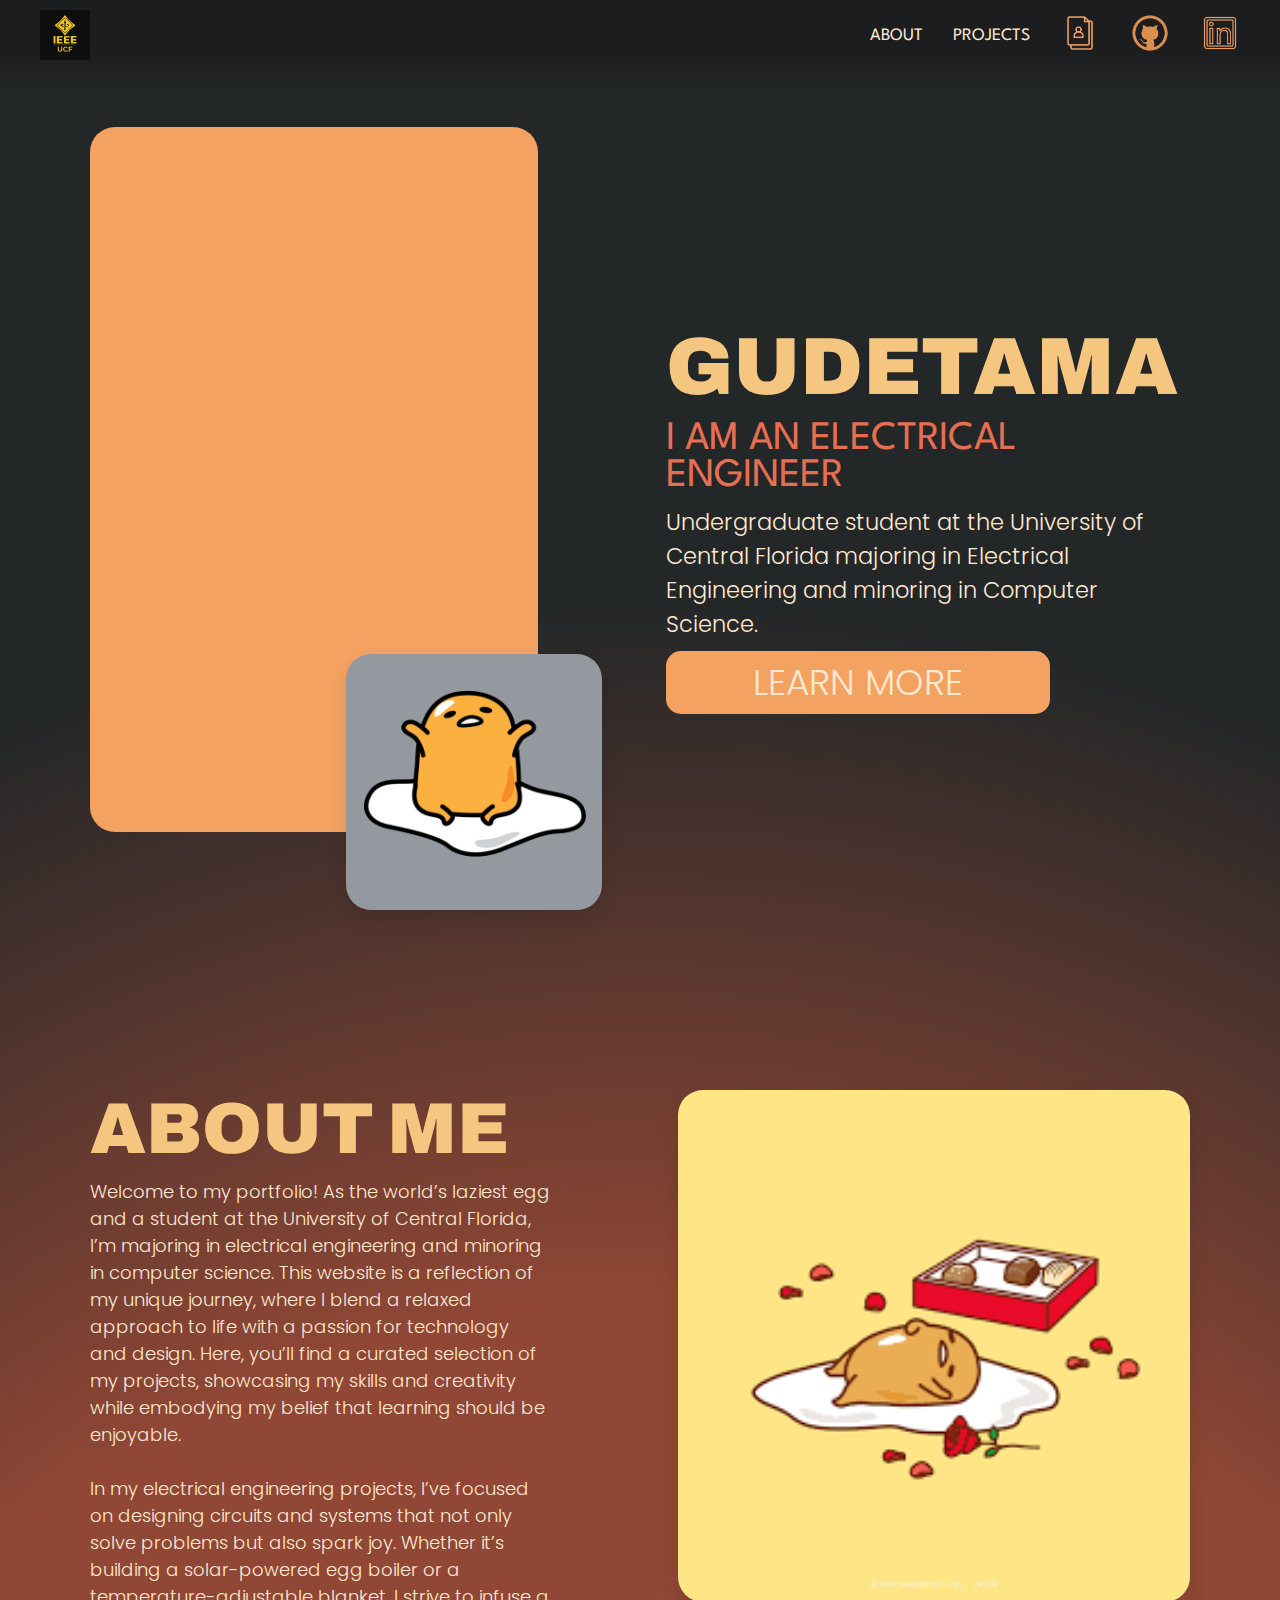
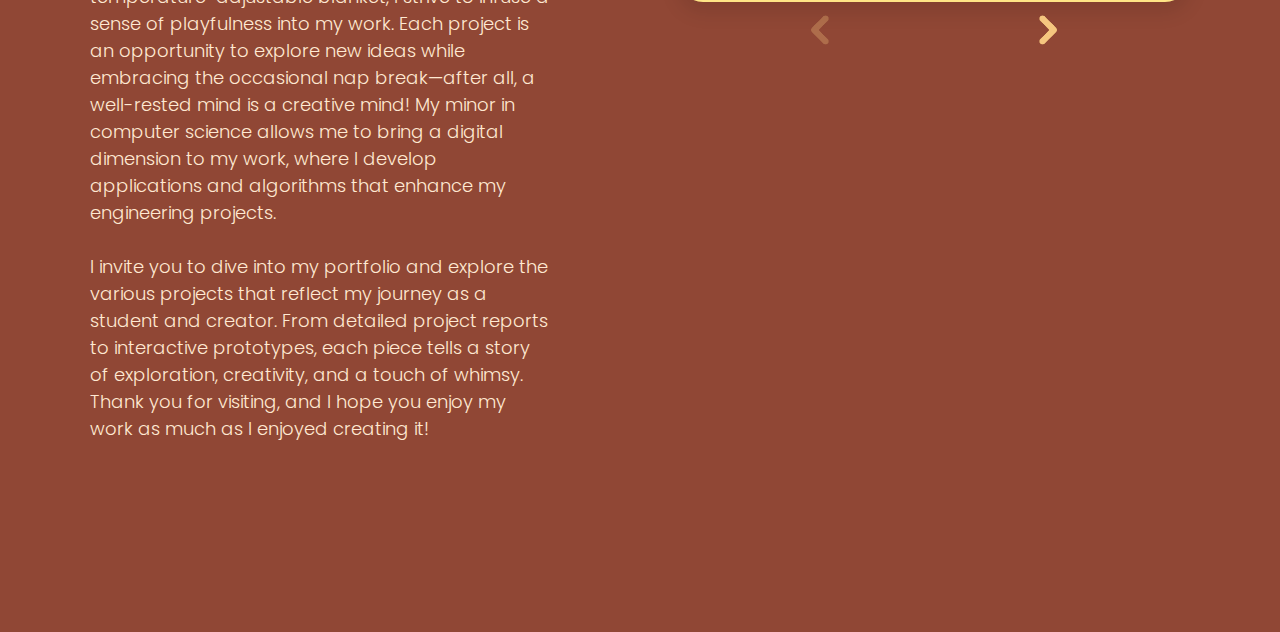
<file: pages/index.html>
<!-- LANDING PAGE/ABOUT ME PAGE -->
<!-- 
This is where the users land whenever they launch your portfolio website! Here, you'll be able to have an in-depth and summary section describing who you are!

Quick Modifications Key:
Here is a list of sections you can modify/customize! Use CTRL+F or CMD+F to find these sections to modify them!

MODIFICATION SECTION: YOUR NAME
MODIFICATION SECTION: QUICK 1-3 SENTENCE SUMMARY ABOUT YOU
MODIFICATION SECTION: ABOUT ME SECTION

-->

<!DOCTYPE html>
<html lang="en">
<head>
    <meta charset="UTF-8">
    <meta name="viewport" content="width=device-width, initial-scale=1.0">
    <title>IEEE E-Portfolio</title>
    <script src="../main.js" defer></script>
    <link rel="stylesheet" href="../styles.css">
</head>
<body>
    <div id="navbar"></div> 
    <script>
        fetch("navbar.html")
            .then(response => response.text())
            .then(data => {
                document.querySelector("#navbar").innerHTML = data;
                
                const menuBtn = document.querySelector("#navbar_mobile_button");
                const mobileMenu = document.querySelector("#navbar_mobile_container");
                const heroImages = document.querySelector("#hero_images_container");

                menuBtn.addEventListener("click", function() {
                    mobileMenu.classList.toggle("active");
                    heroImages.classList.toggle("active");
                    document.body.classList.toggle("no-scroll");

                });

                const mobileMenuLinks = menu.querySelectorAll("#navbar_mobile_link");

                mobileMenuLinks.forEach(link => {
                    link.addEventListener("click", () => {
                        menu.classList.remove("active");
                        heroImages.classList.remove("active");
                        document.body.classList.remove("no-scroll");

                    });
                });
            
            
            })
            .catch(error => console.error("Error loading navbar:", error));
    </script>

    <div class="hero">
        
        <div class="hero_container">
            <div id="hero_images_container">
                <div class="hero_box"></div>
                <div class="hero_profile_picture"></div>
            </div>
            <div class="hero_summary_container">

                <!-- MODIFICATION SECTION: YOUR NAME -->
                <!-- 
                This is where your name will go!

                To replace Gudetama with your own name, just delete Gudetama and write/paste in your own name!
                -->
                <div class="hero_name">GUDETAMA</div>

                <div id="hero_skills"></div>

                <!-- MODIFICATION SECTION: QUICK 1-3 SENTENCE SUMMARY ABOUT YOU -->
                <!-- 
                This is where a quick summary about you will go!

                To replace it, just cut the current paragraph and write/paste in your own!
                -->
                <div class="hero_summary">Undergraduate student at the University of Central Florida majoring in Electrical Engineering and minoring in Computer Science.</div>

                <button id="hero_learn_more_button" type="button">LEARN MORE</button>
            </div>
        </div>
    </div>

    <div id="about">
        <div class="about_container">
            <div class="about_text_container">
                <div class="about_heading">ABOUT ME</div>

                <!-- MODIFICATION SECTION: ABOUT ME SECTION -->
                <!-- 
                This is where a long summary about you will go!

                To replace it, just cut the current paragraph and write/paste in your own! The <br><br/> is where there are breaks in the paragraph
                -->
                <div class="about_body">
                    Welcome to my portfolio! As the world’s laziest egg and a student at the University of Central Florida, I’m majoring in electrical engineering and minoring in computer science. This website is a reflection of my unique journey, where I blend a relaxed approach to life with a passion for technology and design. Here, you’ll find a curated selection of my projects, showcasing my skills and creativity while embodying my belief that learning should be enjoyable.<br><br/>In my electrical engineering projects, I’ve focused on designing circuits and systems that not only solve problems but also spark joy. Whether it’s building a solar-powered egg boiler or a temperature-adjustable blanket, I strive to infuse a sense of playfulness into my work. Each project is an opportunity to explore new ideas while embracing the occasional nap break—after all, a well-rested mind is a creative mind! My minor in computer science allows me to bring a digital dimension to my work, where I develop applications and algorithms that enhance my engineering projects.<br><br/>I invite you to dive into my portfolio and explore the various projects that reflect my journey as a student and creator. From detailed project reports to interactive prototypes, each piece tells a story of exploration, creativity, and a touch of whimsy. Thank you for visiting, and I hope you enjoy my work as much as I enjoyed creating it!
                </div>

            </div>
            <div class="about_image_carousel_container">
                <img id="about_image_carousel"></img>
                <div class="about_image_carousel_buttons">
                    <button id="about_left_button" type="button"></button>
                    <button id="about_right_button" type="button"></button>
                </div>
            </div>
        </div>
    </div>

</body>
</html>
</file>
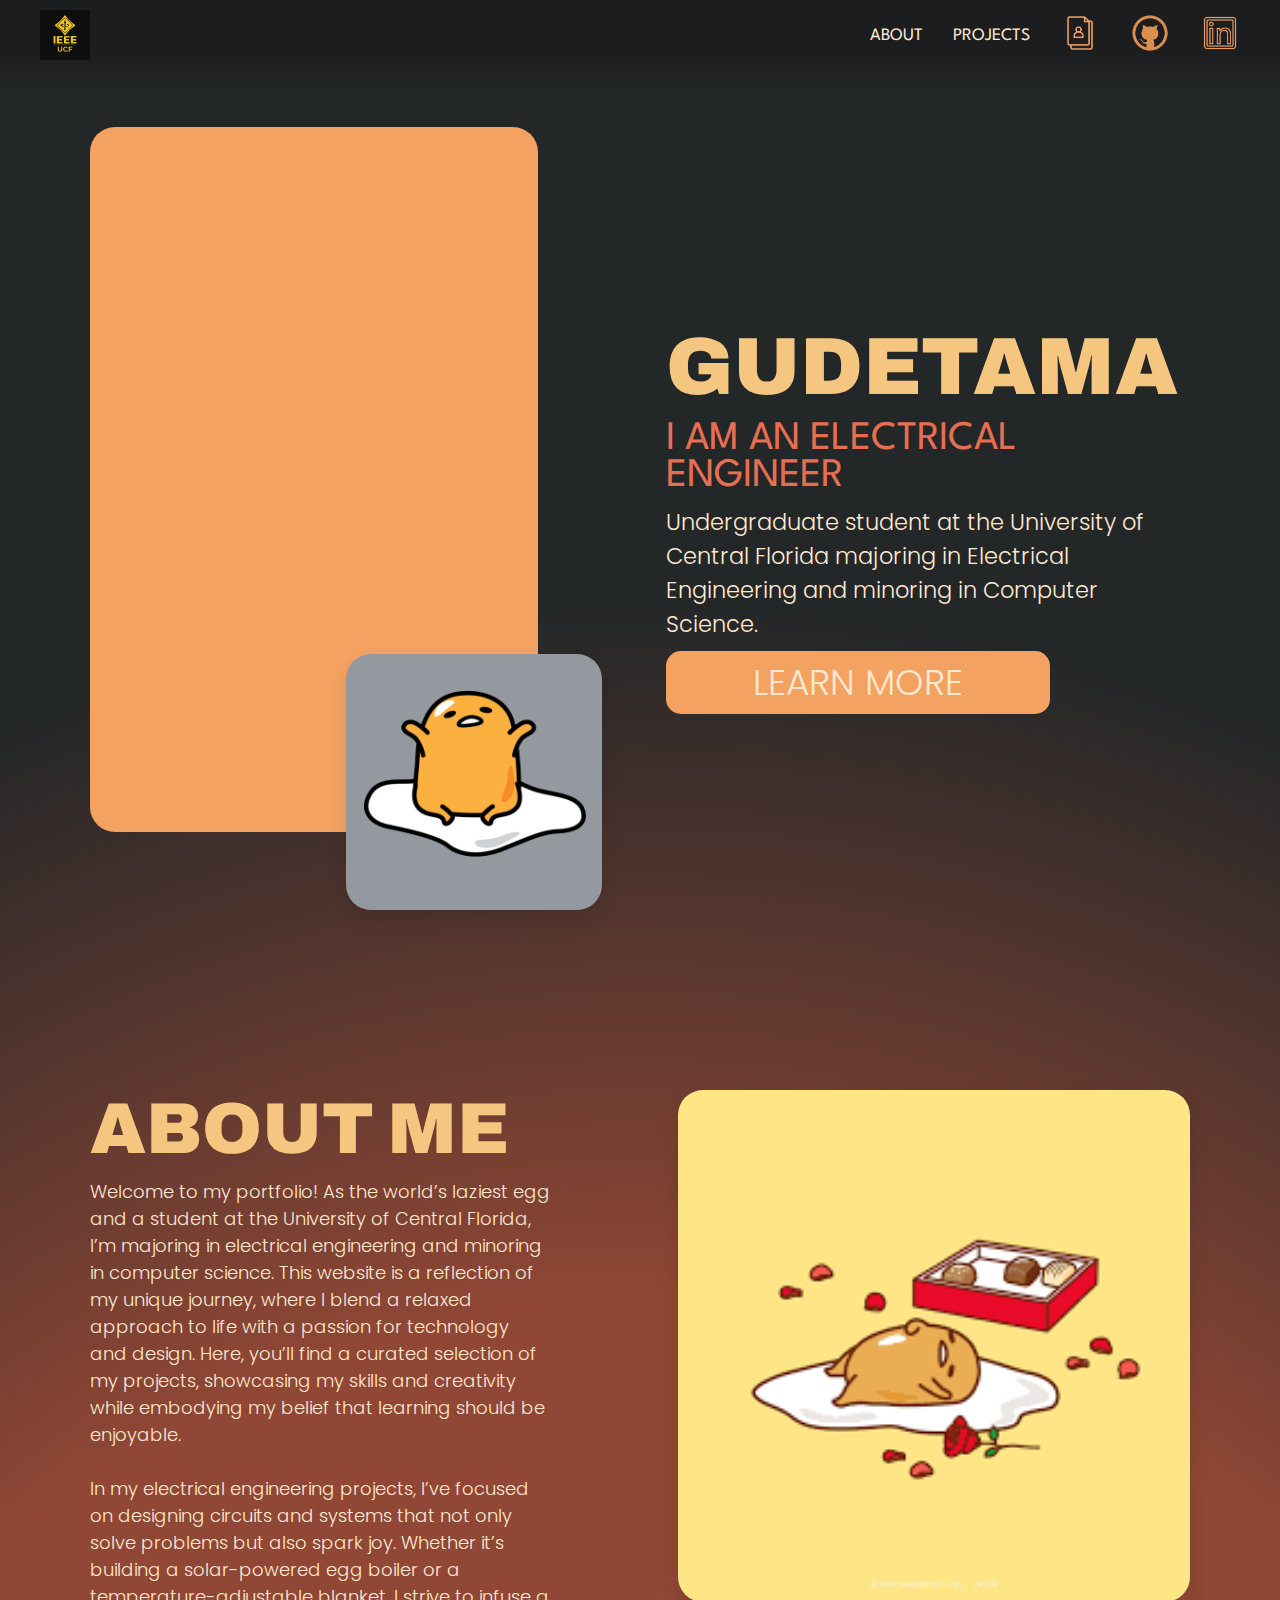
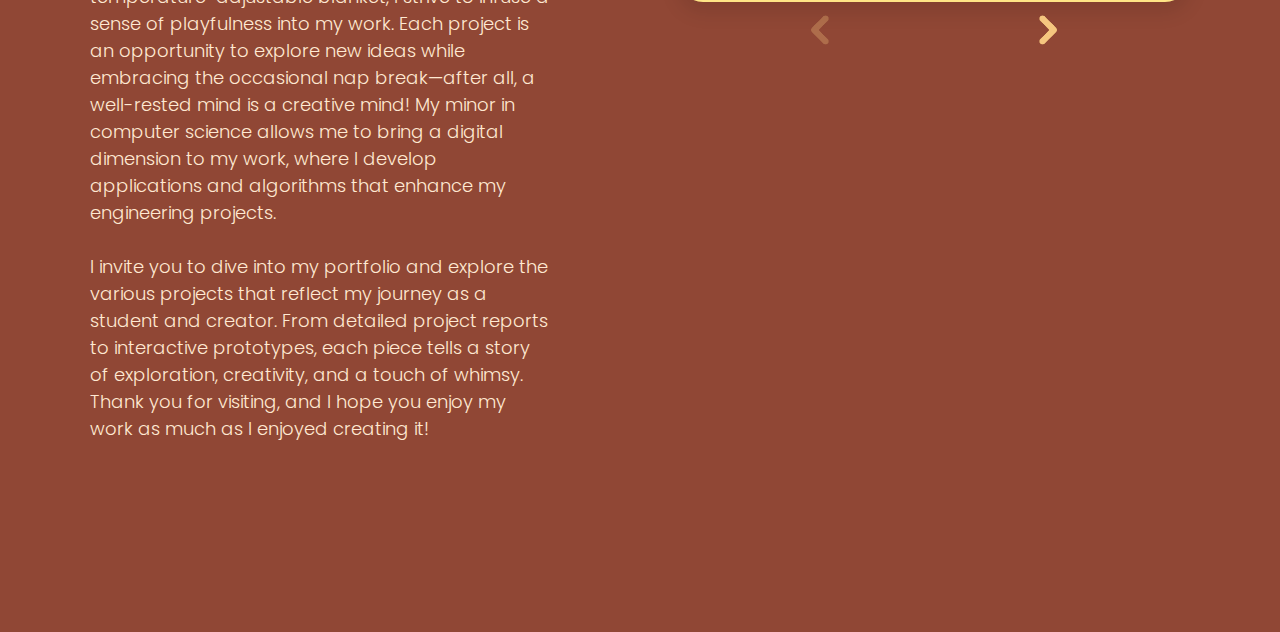
<file: pages/about.html>
<!-- ABOUT HTML PAGE -->
<!DOCTYPE html>
<html lang="en">
<head>
    <meta charset="UTF-8">
    <meta name="viewport" content="width=device-width, initial-scale=1.0">
    <title>IEEE E-Portfolio</title>
    <script src="../main.js"></script>
    <link rel="stylesheet" href="../style.css">
</head>
<body>
    <div id="navbar"></div> 
    <script>
        fetch("navbar.html")
            .then(response => response.text())
            .then(data => {
                document.querySelector("#navbar").innerHTML = data;
            })
            .catch(error => console.error("Error loading navbar:", error));
    </script>


    <div class="hero">
        <div class="hero_container">
            <div class="hero_images_container">
                <div class="hero_box"></div>
                <div class="hero_profile_picture"></div>
            </div>
            <div class="hero_summary_container">

                <!-- YOUR NAME -->
                <!-- 
                This is where your name will go!

                To replace Gudetama with your own name, just delete Gudetama and write/paste in your own name!
                -->
                <div class="hero_name">GUDETAMA</div>

                <div id="hero_skills"></div>

                <!-- QUICK 1-3 SENTENCE SUMMARY ABOUT YOU -->
                <!-- 
                This is where a quick summary about you will go!

                To replace it, just cut the current paragraph and write/paste in your own!
                -->
                <div class="hero_summary">Undergraduate student at the University of Central Florida majoring in Electrical Engineering and minoring in Computer Science.</div>

                <button id="hero_learn_more_button" type="button">LEARN MORE</button>
            </div>
        </div>
    </div>

    <div id="about">
        <div class="about_container">
            <div class="about_text_container">
                <div class="about_heading">ABOUT ME</div>

                <!-- ABOUT ME SECTION -->
                <!-- 
                This is where a long summary about you will go!

                To replace it, just cut the current paragraph and write/paste in your own! The <br><br/> is where there are breaks in the paragraph
                -->
                <div class="about_body">
                    Welcome to my portfolio! As the world’s laziest egg and a student at the University of Central Florida, I’m majoring in electrical engineering and minoring in computer science. This website is a reflection of my unique journey, where I blend a relaxed approach to life with a passion for technology and design. Here, you’ll find a curated selection of my projects, showcasing my skills and creativity while embodying my belief that learning should be enjoyable.<br><br/>In my electrical engineering projects, I’ve focused on designing circuits and systems that not only solve problems but also spark joy. Whether it’s building a solar-powered egg boiler or a temperature-adjustable blanket, I strive to infuse a sense of playfulness into my work. Each project is an opportunity to explore new ideas while embracing the occasional nap break—after all, a well-rested mind is a creative mind! My minor in computer science allows me to bring a digital dimension to my work, where I develop applications and algorithms that enhance my engineering projects.<br><br/>I invite you to dive into my portfolio and explore the various projects that reflect my journey as a student and creator. From detailed project reports to interactive prototypes, each piece tells a story of exploration, creativity, and a touch of whimsy. Thank you for visiting, and I hope you enjoy my work as much as I enjoyed creating it!
                </div>

            </div>
            <div class="about_image_carousel_container">
                <img id="about_image_carousel"></img>
                <div class="about_image_carousel_buttons">
                    <button id="about_left_button" type="button"></button>
                    <button id="about_right_button" type="button"></button>
                </div>
            </div>
        </div>
    </div>

</body>
</html>
</file>
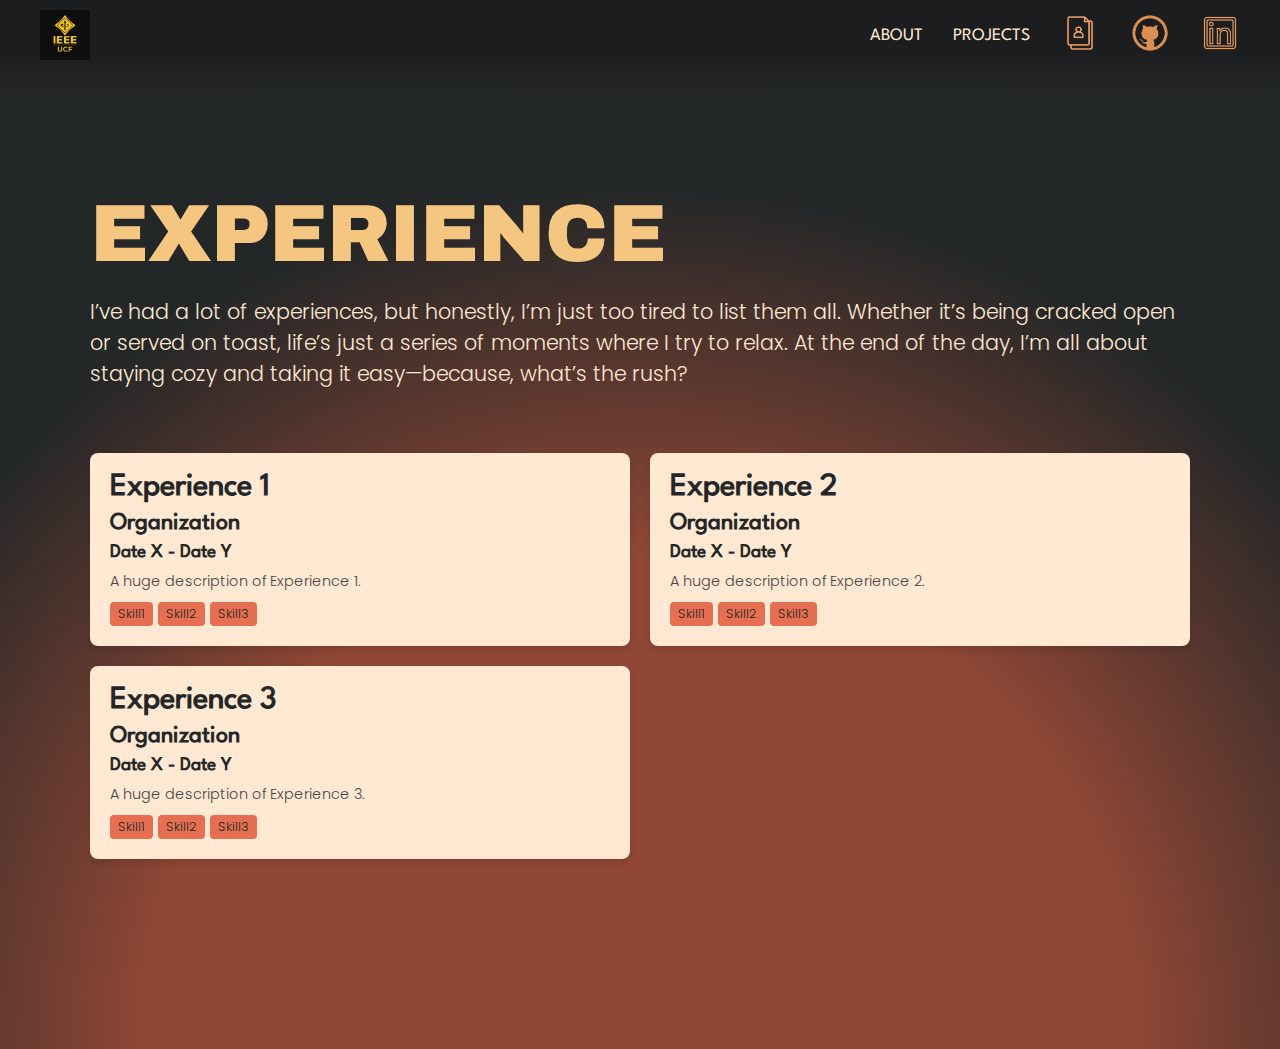
<file: pages/experience.html>
<!-- EXPERIENCE PAGE -->
<!-- 
This is where the users can view a summary of your experiences/skills! In this file, you can edit the summary/introduction to your experience/skills section, but in order to actually edit/add your experiences, navigate over to the main.js file!

Quick Modifications Key:
Here is a list of sections you can modify/customize! Use CTRL+F or CMD+F to find these sections to modify them!

MODIFICATION SECTION: INTRODUCTION TO YOUR EXPERIENCES

-->

<!DOCTYPE html>
<html lang="en">
<head>
    <meta charset="UTF-8">
    <meta name="viewport" content="width=device-width, initial-scale=1.0">
    <title>IEEE E-Portfolio - Experiences</title>
    <script src="../main.js" defer></script>
    <link rel="stylesheet" href="../styles.css">
</head>
<body>
    <div id="navbar"></div> 

    <div class="experiences">
        <div class="experiences_container">
            <div class="experiences_description_container">

                <!-- MODIFICATION SECTION: INTRODUCTION TO YOUR EXPERIENCES -->
                <!-- 
                This is where a quick summary/introduction regarding your experiences will go!

                To replace it, just cut the current paragraph and write/paste in your own!
                -->
                <div class="experiences_heading">EXPERIENCE</div>
                <div class="experiences_description">I’ve had a lot of experiences, but honestly, I’m just too tired to list them all. Whether it’s being cracked open or served on toast, life’s just a series of moments where I try to relax. At the end of the day, I’m all about staying cozy and taking it easy—because, what’s the rush?</div>
            </div>
            
            <div id="experiencesGrid"></div>
           
        </div>
    </div>
    
    
    <script>
        document.addEventListener('DOMContentLoaded', function() {
            fetch("navbar.html")
                .then(response => response.text())
                .then(data => {
                    document.querySelector("#navbar").innerHTML = data;
                    
                    const menuBtn = document.querySelector("#navbar_mobile_button");
                    const mobileMenu = document.querySelector("#navbar_mobile_container");

                    menuBtn.addEventListener("click", function() {
                        mobileMenu.classList.toggle("active");
                        document.body.classList.toggle("no-scroll");

                    });

                    const mobileMenuLinks = menu.querySelectorAll("#navbar_mobile_link");
                    
                    mobileMenuLinks.forEach(link => {
                        link.addEventListener("click", () => {
                            menu.classList.remove("active");
                            document.body.classList.remove("no-scroll");

                        });
                    });
                
                
                })
                .catch(error => console.error("Error loading navbar:", error));

            if (typeof renderExperiences === "function") {
                renderExperiences();
            } else {
                console.error("Error loading renderExperiences");
            }
        });
    </script>
</body>
</html>
</file>
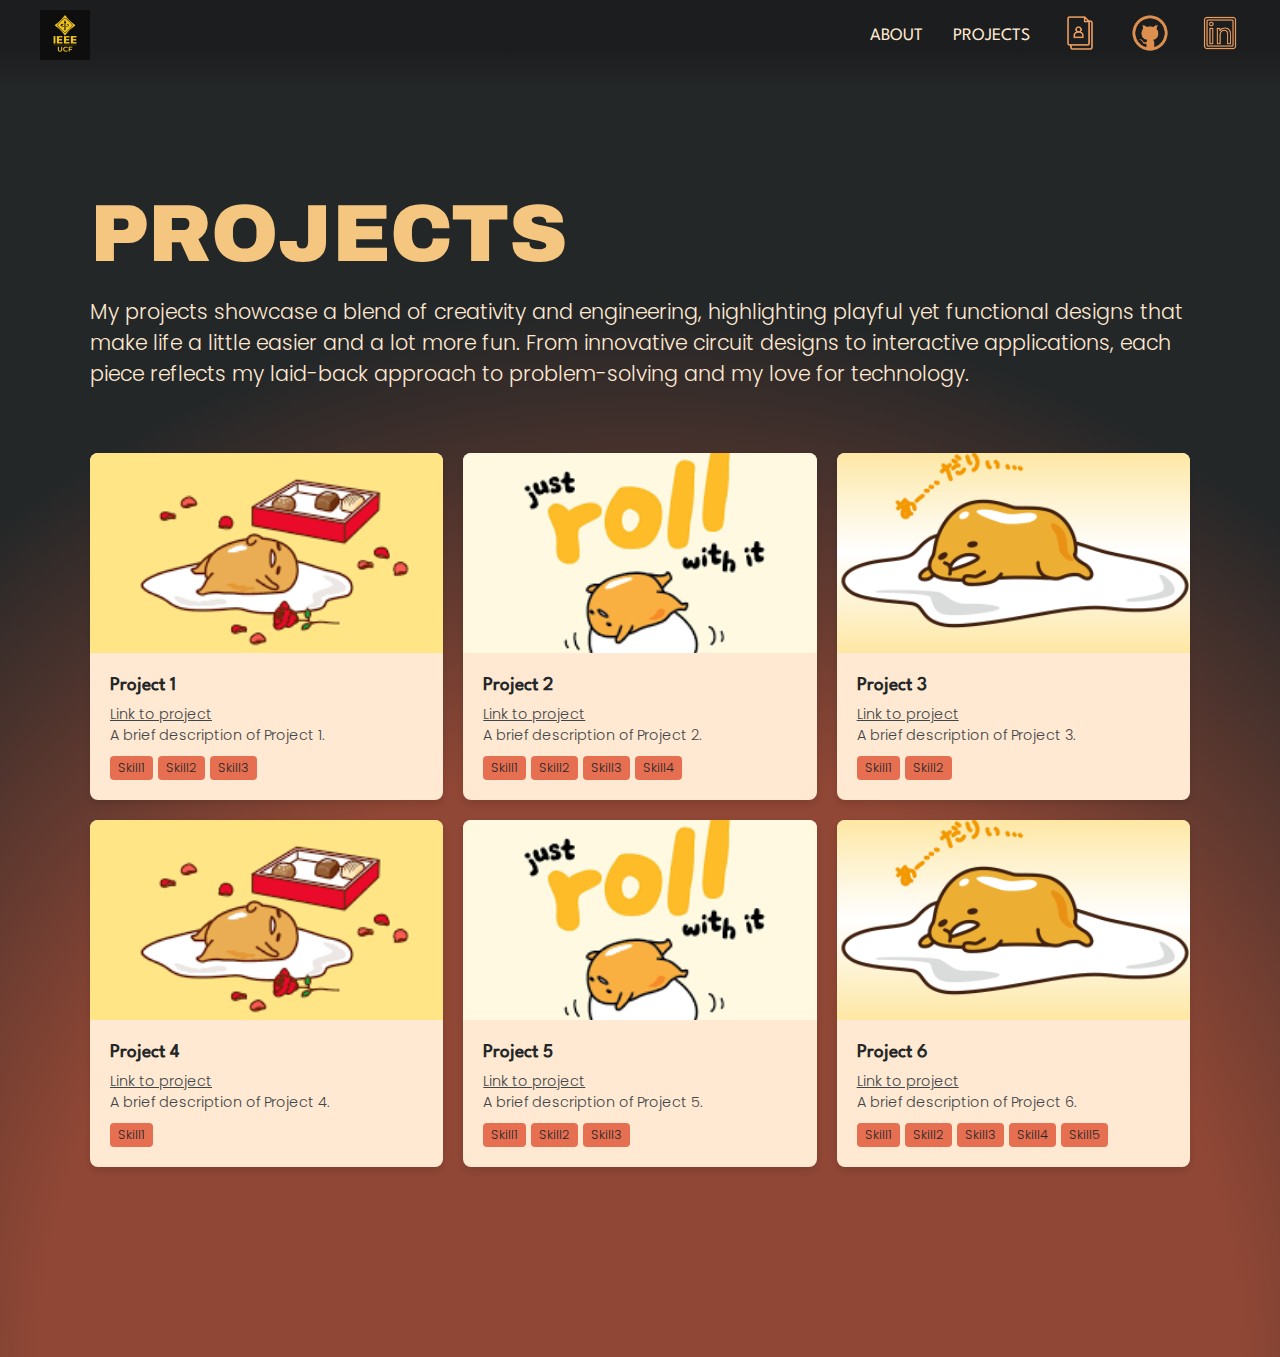
<file: pages/projects.html>
<!-- PROJECTS PAGE -->
<!-- 
This is where the users can view a summary of your projects or be redirected to outside links to view more in-depth information regarding your projects! In this file, you can edit the summary/introduction to your projects, but in order to actually edit/add projects, navigate over to the main.js file!

Quick Modifications Key:
Here is a list of sections you can modify/customize! Use CTRL+F or CMD+F to find these sections to modify them!

MODIFICATION SECTION: INTRODUCTION TO YOUR PROJECTS

-->


<!DOCTYPE html>
<html lang="en">
<head>
    <meta charset="UTF-8">
    <meta name="viewport" content="width=device-width, initial-scale=1.0">
    <title>IEEE E-Portfolio - Projects</title>
    <script src="../main.js" defer></script>
    <link rel="stylesheet" href="../styles.css">
</head>
<body>
    <div id="navbar"></div> 

    <div class="projects">
        <div class="projects_container">
            <div class="projects_description_container">

                <!-- MODIFICATION SECTION: INTRODUCTION TO YOUR PROJECTS -->
                <!-- 
                This is where a quick summary/introduction regarding your projects will go!

                To replace it, just cut the current paragraph and write/paste in your own!
                -->
                <div class="projects_heading">PROJECTS</div>
                <div class="projects_description">My projects showcase a blend of creativity and engineering, highlighting playful yet functional designs that make life a little easier and a lot more fun. From innovative circuit designs to interactive applications, each piece reflects my laid-back approach to problem-solving and my love for technology.</div>
            </div>
            
            <div id="projectsGrid"></div>
           
        </div>
    </div>
    
    
    <script>
        document.addEventListener('DOMContentLoaded', function() {
            fetch("navbar.html")
                .then(response => response.text())
                .then(data => {
                    document.querySelector("#navbar").innerHTML = data;
                    
                    const menuBtn = document.querySelector("#navbar_mobile_button");
                    const mobileMenu = document.querySelector("#navbar_mobile_container");

                    menuBtn.addEventListener("click", function() {
                        mobileMenu.classList.toggle("active");
                        document.body.classList.toggle("no-scroll");

                    });

                    const mobileMenuLinks = menu.querySelectorAll("#navbar_mobile_link");
                    
                    mobileMenuLinks.forEach(link => {
                        link.addEventListener("click", () => {
                            menu.classList.remove("active");
                            document.body.classList.remove("no-scroll");

                        });
                    });
                
                
                })
                .catch(error => console.error("Error loading navbar:", error));

            if (typeof renderProjects === "function") {
                renderProjects();
            } else {
                console.error("Error loading renderProjects");
            }
        });
    </script>
</body>
</html>
</file>
<file: styles.css>
/* STYLE SHEET */
/*
This is where you can style/customize all the components located on your portfolio website! For example, you can change the color of a button or change the heading font!

Quick Modifications Key:
Here is a list of sections you can modify/customize! Use CTRL+F or CMD+F to find these sections to modify them!

MODIFICATION SECTION: FONT SECTION
MODIFICATION SECTION: COLOR CODES
MODIFICATION SECTION: NAVBAR ICON COLORS
MODIFICATION SECTION: PROFILE PICTURE SECTION
MODIFICATION SECTION: MOBILE NAVBAR ICON COLORS

*/

/* MODIFICATION SECTION: FONT SECTION */
/* 
This is where all the style sheet information for the fonts goes!

To add a new font and replace the heading-font, subheading-font, or body-font fonts:
1. Find your font online and download it! You can use Google Fonts for this 
2. Install the font
3. Upload the .ttf file to the fonts folder
4. Navigate back to the style.css file (this one!)
5. Keep the font-family the same!
6. Replace the src section's url with ./fonts/ and then your font's name (including the .ttf)!
*/
/* HEADING FONT */
@font-face {
    font-family: heading-font;
    src: url(./fonts/Archivo-Black.ttf); 
}

/* SUBHEADING FONT */
@font-face {
    font-family: subheading-font;
    src: url(./fonts/LeagueSpartan-Regular.ttf); 

}

/* BODY FONT */
@font-face {
    font-family: body-font;
    src: url(./fonts/Poppins-Light.ttf); 

}

/* MODIFICATION SECTION: COLOR CODES */
/*
The :root section is where you put all your HEX color codes! I'd recommend using Coolors to create really aesthetic color palettes!

To replace or add color codes:
1. Rename the color as needed (examples: --red, --sunkissed-orange, --ieee-yellow)
2. Add the HEX code
3. Using CTRL+F or CMD+F, search for the old color's name and then replace all references (tip: these color references will be surrounded by the words var()!)

Example:
--oblivion: #1c1d1e; --> --ieee-yellow: #FFFF00l;
Then, CTRL+F or CMD+F for references to --oblivion and replace it with --ieee-yellow!
*/
:root {
    --oblivion: #1c1d1e;
    --night-sky: #242728;
    --outer-space: #3f4649;
    --cadet-gray: #9499a0;
    --ghost-white: #e8ebf7;
    --lavender-web: #cad5e8;
    --powder-blue: #acbed8;
    --antique-white: #ffe9d2;
    --sunset: #f5c67f;
    --sandy-brown: #f4a261;
    --burnt-sienna: #e76f51;
    --chestnut: #904735;
}

* {
    box-sizing: border-box;
    margin: 0;
    padding: 0;
    transition: background-color 0.5s ease;

}

body {
    background-image: radial-gradient(circle at bottom, var(--chestnut) 40%, var(--night-sky) 70%);

}

body.no-scroll {
    overflow: hidden; 
}

.navbar {
    background-color: var(--night-sky);
    height: 100px;
    width: 100%;
    position: sticky;
    background-image: linear-gradient(to bottom, var(--oblivion) 50%, var(--night-sky) 90%);
    
}

.navbar_container {
    display: flex;
    align-items: center;
    justify-content: left; 
    padding: 35px;

}

#navbar_logo {
    background-image: url("./images/ieee_ucf_logo.jpeg");
    background-size: 100%;
    height: 50px;
    width: 50px;

    display: flex;
    justify-content: left;
    position: absolute;
    left: 40px;

}

.navbar_menu {
    display: flex;
    justify-content: flex-end; 
    gap: 30px;
    position: absolute; 
    right: 40px;
    
    list-style-type: none;
    align-items: center;

}

.navbar_item a {
    color: var(--antique-white);
    text-decoration: none;
    font-size: 1.1rem;
    font-family: subheading-font;

}

.navbar_item a:hover {
    color: var(--burnt-sienna);

}

.navbar_img a:hover {
    filter: hue-rotate(-15deg) brightness(0.8);

}

.navbar_img a {
    display: inline-block;
    height: 40px;
    width: 40px;
    background-size: cover;

}

/* MODIFICATION SECTION: NAVBAR ICON COLORS */
/*
The images uploaded to this basic template are automatically orange, but good news! You can use the attribute filter to change the hue of the icons!

To change the color hue of the icons:
1. In hue-rotate in the filter section, edit the amount of degrees you want to change the hue by in deg (max: 360deg, min: 0deg)

To make the hue grayscale: 
1. Cut filter: hue-rotate(0deg) and replace it with filter: grayscale(100%);

*/
.navbar_item_resume {
    background-image: url("./images/resume.png");
    filter: hue-rotate(0deg);

}

.navbar_item_github {
    background-image: url("./images/github.png");
    filter: hue-rotate(0deg);
}

.navbar_item_linkedin {
    background-image: url("./images/linkedin.png");
    filter: hue-rotate(0deg);

}

.hero_container {
    display: flex;
    flex-direction: row;
    height: 100vh;
    padding-top: 3vh;
    padding-left: 10vh;
    padding-bottom: 10vh;
    padding-right: 10vh;
    gap: 10vw;
}

#hero_images_container {
    position: relative;

}

.hero_box {
    background-color: var(--sandy-brown);
    height: 90%;
    width: 35vw;
    border-radius: 25px;

}

/* MODIFICATION SECTION: PROFILE PICTURE SECTION */
/*
This is where your profile picture goes! 

To upload and replace Gudetama with your profile picture:
1. Upload your image to the images folder
2. Rename the image as needed
3. Navigate back to the style.css file (this one!)
4. In the background-image section in the .hero_profile_picture section, replace the url with ./images/ and then your profile picture's name (including the .png, .jpg, etc!) in quotations
*/
.hero_profile_picture {
    background-image: url("./images/your_profile_picture.png");
    background-size: cover;
    border-radius: 25px;
    
    height: 20vw;
    width: 20vw;

    position: absolute; 
    bottom: 0px; 
    right: -5vw; 
    z-index: 1; 

    box-shadow: 0 10px 20px rgba(0, 0, 0, 0.1);
    transition: transform 0.3s ease;

}

.hero_profile_picture:hover {
    transform: translateY(-5px);
}

.hero_summary_container {
    display: flex;
    flex-direction: column;
    width: 40vw;
    gap: 10px;

    justify-content: center;

}

.hero_name {
    color: var(--sunset);
    font-size: 9vh;
    font-family: heading-font;

}

#hero_skills {
    color: var(--burnt-sienna);
    font-size: 4.5vh;
    font-family: subheading-font;

}

.hero_summary {
    color: var(--antique-white);
    font-size: 2.5vh;
    font-family: body-font;

}

#hero_learn_more_button {
    background-color: var(--sandy-brown);
    height: 7vh;
    width: 30vw;
    border: none;
    cursor: pointer;
    appearance: none;
    border-radius: 15px;

    color: var(--antique-white);
    font-size: 4vh;
    font-family: body-font;

}

#hero_learn_more_button:hover {
    background-color: var(--burnt-sienna);

}

.about_container {
    display: flex;
    flex-direction: row;
    height: fit-content;
    padding: 10vh;
    gap: 10vw;

    margin-bottom: 100px;

}

.about_text_container {
    display: flex;
    flex-direction: column;
    width: 50vw;
    gap: 10px;

}

.about_heading {
    color: var(--sunset);
    font-size: 8vh;
    font-family: heading-font;

}

.about_body {
    color: var(--antique-white);
    font-size: 2vh;
    font-family: body-font;
    
}

.about_image_carousel_container {
    display: flex;
    align-items: center;
    flex-direction: column;

}

#about_image_carousel {
    height: 40vw;
    width: 40vw;
    border-radius: 25px;
    background-size: cover;
    box-shadow: 0 10px 20px rgba(0, 0, 0, 0.1);
    transition: transform 0.3s ease;
    
}

#about_image_carousel:hover {
    transform: translateY(-5px);
}

.about_image_carousel_buttons {
    display: flex;
    flex-direction: row;
    padding: 10px;
    gap: 15vw;

}

#about_left_button {
    background-image: url("./images/left_arrow.png");
    background-color: transparent;
    background-size: cover;
    border: none;
    cursor: pointer;
    appearance: none;

    height: 4vh;
    width: 4vh;

}

#about_right_button {
    background-image: url("./images/right_arrow.png");
    background-color: transparent;
    background-size: cover;
    border: none;
    cursor: pointer;
    appearance: none;

    height: 4vh;
    width: 4vh;

}

.projects_heading, .experiences_heading {
    color: var(--sunset);
    font-size: 9vh;
    font-family: heading-font;

}

.projects_description, .experiences_description {
    color: var(--antique-white);
    font-size: 2.3vh;
    font-family: body-font;
    margin-top: 2vh;

}

.projects_container, .experiences_container {
    display: flex;
    flex-direction: column;
    height: fit-content;
    padding: 10vh;
    gap: 5vw;
    margin-bottom: 100px;

}

.projects_grid_container, .experiences_grid_container {
    padding: 20px;
}

#projectsGrid {
    display: grid;
    grid-template-columns: repeat(auto-fit, minmax(300px, 1fr));
    gap: 20px;
}

#experiencesGrid {
    display: grid;
    grid-template-columns: repeat(auto-fit, minmax(500px, 1fr));
    gap: 20px;
}

.project, .experience {
    background-color: var(--antique-white);
    border-radius: 8px;
    box-shadow: 0 4px 6px rgba(0, 0, 0, 0.1);
    overflow: hidden;
    transition: transform 0.3s ease;
}

.project:hover, .experience:hover {
    transform: translateY(-5px);
}

.project_image {
    width: 100%;
    height: 200px;
    object-fit: cover;

}

.project_info, .experience_info {
    padding: 20px;
}

.project_title {
    font-size: 1.2rem;
    font-weight: bold;
    margin: 0 0 10px;
    color: var(--night-sky);
    font-family: subheading-font;
}

.experience_title {
    font-size: 2rem;
    font-weight: bold;
    margin: 0 0 10px;
    color: var(--night-sky);
    font-family: subheading-font;
}

.experience_timeline {
    font-size: 1.2rem;
    font-weight: bold;
    margin: 0 0 10px;
    color: var(--night-sky);
    font-family: subheading-font;
}

.experience_organization{
    font-size: 1.5rem;
    font-weight: bold;
    margin: 0 0 10px;
    color: var(--night-sky);
    font-family: subheading-font;
}

.project_description, .experience_description {
    font-size: 0.9rem;
    color: var(--outer-space);
    margin-bottom: 10px;
    font-family: body-font;
}

.project_skills, .experience_skills{
    display: flex;
    flex-wrap: wrap;
    gap: 5px;
}

.skill {
    font-size: 0.8rem;
    background-color: var(--burnt-sienna);
    color: var(--night-sky);
    padding: 3px 8px;
    border-radius: 4px;
    font-family: body-font;
}

.navbar_mobile_all_links {
    display: flex;
    flex-direction: column;
    align-items: left;
    justify-content: left;
    width: 100vw;

}

#navbar_mobile_link {
    font-family: body-font;
    color: var(--antique-white);
    appearance: none;
    text-decoration: none;

}

@media(min-width: 769px) {
    body.no-scroll {
        overflow: visible;
    }

    #navbar_mobile_container, #navbar_mobile_button {
        display: none;

    }

}

@media (min-width: 769px) and (max-width: 920px) {
    .hero_name, .about_heading, .projects_heading, .experiences_heading {
        font-size: 6.5vw;
    }

}

@media (max-width: 479px) {
    .hero_name, .about_heading, .projects_heading {
        font-size: 13vw;
    }

    .experiences_heading {
        font-size: 12vw;
    }

    #hero_skills, #hero_learn_more_button {
        font-size: 7vw;
    }

    .hero_summary, .about_body, .projects_description, .experience_description {
        font-size: 4vw;
    }

    .navbar_mobile_all_links {
        margin-top: 18vh;
        gap: 7vh;
        
        margin-left: 20vw;

    }

    #navbar_mobile_link {
        font-size: 5vw;

    }

}

@media (max-width: 768px) and (min-width: 480px) {
    .navbar_mobile_all_links {
        margin-top: 20vh;
        gap: 5vh;
        margin-left: 12vw;

    }

    #navbar_mobile_link {
        font-size: 4vw;

    }

    .experiences_heading {
        font-size: 8.7vh;
        
    }

}

@media (max-width: 768px) {
    .navbar_menu {
        display: none;

    }

    
    /* MODIFICATION SECTION: MOBILE NAVBAR ICON COLORS */
    /*
    The images uploaded to this basic template are automatically orange, but good news! You can use the attribute filter to change the hue of the icons!

    To change the color hue of the icons:
    1. In hue-rotate in the filter section, edit the amount of degrees you want to change the hue by in deg (max: 360deg, min: 0deg)

    To make the hue grayscale: 
    1. Cut filter: hue-rotate(0deg) and replace it with filter: grayscale(100%);
    */
    #navbar_mobile_button {
        display: flex;
        background-image: url("./images/mobile_menu.png");
        filter: hue-rotate(0deg);

        background-color: transparent;
        height: 50px;
        width: 50px;
        background-size: 100%;
        position: absolute;
        right: 30px;
        appearance: none;
        border: none;

    }
    

    #navbar_logo {
        left: 30px;

    }

    #navbar_mobile_container {
        display: none;
        flex-direction: column;
        background-color: var(--oblivion);
        color: var(--antique-white);
        height: 90vh;
        width: 100vw;
        align-items: center;
        position: absolute;
        left: 0px;
        top: 0px;

       
    }

    #navbar_mobile_container.active {
        display: flex;
    }

    .navbar_container {
        padding: 50px;
        display: flex;
        justify-content: space-between;
        align-items: center;
   

    }

    

    #navbar_mobile:hover {
        cursor: pointer;

    }

    #navbar_mobile_container {
        display: none;
    }
    
   

    .hero_container, .about_container {
        display: flex;
        flex-direction: column;
        padding: 4vw;
        padding-right: 7vw;
        width: fit-content;
        
    }
    
    

    .hero_box {
        height: 30vh;
        width: 90%;
        
    }

    .hero_profile_picture {
        height: 20vh;
        width: 20vh;
        bottom: -5vw;
        

    }

    #hero_images_container {
        display: flex;
        flex-direction: column;
        width: 83vw;
       
    }

    #hero_images_container.active {
        display: none;
    
    }

    .hero_summary_container, .about_text_container {
        width: fit-content;
        gap: 15px;
  
    }
    
    #hero_learn_more_button {
        width: fit-content;
        height: fit-content;
        padding: 10px;
        font-size: 5vw;
  

    }

    #about_image_carousel  {
        width: 70vw;
        height: 70vw;

    }

    .about_image_carousel_buttons {
        gap: 20vw;

    }

    #about_left_button, #about_right_button {
        height: 7vw;
        width: 7vw;
        background-size: cover;


    }

    .projects_container  {
        padding: 10vw;
    
    }

    .experiences_container {
        padding: 7vw;
    }

    #projectsGrid {
        display: grid;
        grid-template-columns: repeat(auto-fit, minmax(250px, 1fr));
        gap: 20px;
    }

    #experiencesGrid {
        display: grid;
        grid-template-columns: repeat(auto-fit, minmax(270px, 1fr));
        gap: 20px;

    }

    

}
</file>
<file: style.css>
/* STYLE SHEET */

/* FONT SECTION */
/* 
This is where all the style sheet information for the fonts goes!

To add a new font and replace the heading-font, subheading-font, or body-font fonts:
1. Find your font online and download it! You can use Google Fonts for this 
2. Install the font
3. Upload the .ttf file to the fonts folder
4. Navigate back to the style.css file (this one!)
5. Keep the font-family the same!
6. Replace the src section's url with ./fonts/ and then your font's name (including the .ttf)!
*/

/* HEADING FONT */
@font-face {
    font-family: heading-font;
    src: url(./fonts/Archivo-Black.ttf); 
}

/* SUBHEADING FONT */
@font-face {
    font-family: subheading-font;
    src: url(./fonts/LeagueSpartan-Regular.ttf); 

}

/* BODY FONT */
@font-face {
    font-family: body-font;
    src: url(./fonts/Poppins-Light.ttf); 

}

/* COLOR CODES */
/*
The :root section is where you put all your HEX color codes! I'd recommend using Coolors to create really aesthetic color palettes!

To replace or add color codes:
1. Rename the color as needed (examples: --red, --sunkissed-orange, --ieee-yellow)
2. Add the HEX code
3. Using CTRL+F or CMD+F, search for the old color's name and then replace all references (tip: these color references will be surrounded by the words var()!)

Example:
--oblivion: #1c1d1e; --> --ieee-yellow: #FFFF00l;
Then, CTRL+F or CMD+F for references to --oblivion and replace it with --ieee-yellow!
*/
:root {
    --oblivion: #1c1d1e;
    --night-sky: #242728;
    --outer-space: #3f4649;
    --cadet-gray: #9499a0;
    --ghost-white: #e8ebf7;
    --lavender-web: #cad5e8;
    --powder-blue: #acbed8;
    --antique-white: #ffe9d2;
    --sunset: #f5c67f;
    --sandy-brown: #f4a261;
    --burnt-sienna: #e76f51;
    --chestnut: #904735;
}

/* FEATURES OF WHOLE WEBSITE */
* {
    box-sizing: border-box;
    margin: 0;
    padding: 0;
    transition: background-color 0.5s ease;

}

body {
    background-image: radial-gradient(circle at bottom, var(--chestnut) 40%, var(--night-sky) 70%);

}

.navbar {
    background-color: var(--night-sky);
    height: 100px;
    width: 100%;
    position: sticky;
    background-image: linear-gradient(to bottom, var(--oblivion) 50%, var(--night-sky) 90%);
    
}

.navbar_container {
    display: flex;
    align-items: center;
    justify-content: left; 
    padding: 35px;

}

#navbar_logo {
    background-image: url("./images/ieee_ucf_logo.jpeg");
    background-size: 100%;
    height: 50px;
    width: 50px;

    display: flex;
    justify-content: left;
    position: absolute;
    left: 40px;

}

.navbar_menu {
    display: flex;
    justify-content: flex-end; 
    gap: 30px;
    position: absolute; 
    right: 40px;
    
    list-style-type: none;
    align-items: center;

}

.navbar_item a {
    color: var(--antique-white);
    text-decoration: none;
    font-size: 1.1rem;
    font-family: subheading-font;

}

.navbar_item a:hover {
    color: var(--burnt-sienna);

}

.navbar_img a:hover {
    filter: hue-rotate(-15deg) brightness(0.8);

}

.navbar_img a {
    display: inline-block;
    height: 40px;
    width: 40px;
    background-size: cover;

}

.navbar_item_resume {
    background-image: url("./images/resume.png");
    filter: hue-rotate(0deg)

}

.navbar_item_github {
    background-image: url("./images/github.png");
    filter: hue-rotate(0deg)
}

.navbar_item_linkedin {
    background-image: url("./images/linkedin.png");
    filter: hue-rotate(0deg)

}

.hero_container {
    display: flex;
    flex-direction: row;
    height: 100vh;
    padding-top: 3vh;
    padding-left: 10vh;
    padding-bottom: 10vh;
    padding-right: 10vh;
    gap: 10vw;
}

.hero_images_container {
    position: relative;

}

.hero_box {
    background-color: var(--sandy-brown);
    height: 90%;
    width: 35vw;
    border-radius: 25px;

}

/* PROFILE PICTURE SECTION */
/*
This is where your profile picture goes! 

To upload and replace Gudetama with your profile picture:
1. Upload your image to the images folder
2. Rename the image as needed
3. Navigate back to the style.css file (this one!)
4. In the background-image section in the .hero_profile_picture section, replace the url with ./images/ and then your profile picture's name (including the .png, .jpg, etc!) in quotations
*/
.hero_profile_picture {
    background-image: url("./images/your_profile_picture.png");
    background-size: cover;
    border-radius: 25px;
    
    height: 20vw;
    width: 20vw;

    position: absolute; 
    bottom: 0px; 
    right: -5vw; 
    z-index: 1; 

}

.hero_summary_container {
    display: flex;
    flex-direction: column;
    width: 40vw;
    gap: 10px;

    justify-content: center;

}

.hero_name {
    color: var(--sunset);
    font-size: 9vh;
    font-family: heading-font;

}

#hero_skills {
    color: var(--burnt-sienna);
    font-size: 4.5vh;
    font-family: subheading-font;

}

.hero_summary {
    color: var(--antique-white);
    font-size: 2.5vh;
    font-family: body-font;

}

#hero_learn_more_button {
    background-color: var(--sandy-brown);
    height: 7vh;
    width: 30vw;
    border: none;
    cursor: pointer;
    appearance: none;
    border-radius: 15px;

    color: var(--antique-white);
    font-size: 4vh;
    font-family: body-font;

}

#hero_learn_more_button:hover {
    background-color: var(--burnt-sienna);

}

.about_container {
    display: flex;
    flex-direction: row;
    height: 80%;
    height: 100vh;
    padding: 10vh;
    gap: 10vw;

}

.about_text_container {
    display: flex;
    flex-direction: column;
    width: 50vw;
    gap: 10px;

}

.about_heading {
    color: var(--sunset);
    font-size: 8vh;
    font-family: heading-font;

}

.about_body {
    color: var(--antique-white);
    font-size: 2vh;
    font-family: body-font;

}

.about_image_carousel_container {
    display: flex;
    align-items: center;
    flex-direction: column;

}

#about_image_carousel {
    height: 100%;
    width: 40vw;
    border-radius: 25px;
    background-size: cover;

}

.about_image_carousel_buttons {
    display: flex;
    flex-direction: row;
    padding: 10px;
    gap: 15vw;

}

#about_left_button {
    background-image: url("./images/left_arrow.png");
    background-color: transparent;
    background-size: cover;
    border: none;
    cursor: pointer;
    appearance: none;

    height: 4vh;
    width: 2vw;

}

#about_right_button {
    background-image: url("./images/right_arrow.png");
    background-color: transparent;
    background-size: cover;
    border: none;
    cursor: pointer;
    appearance: none;

    height: 4vh;
    width: 2vw;

}
</file>
